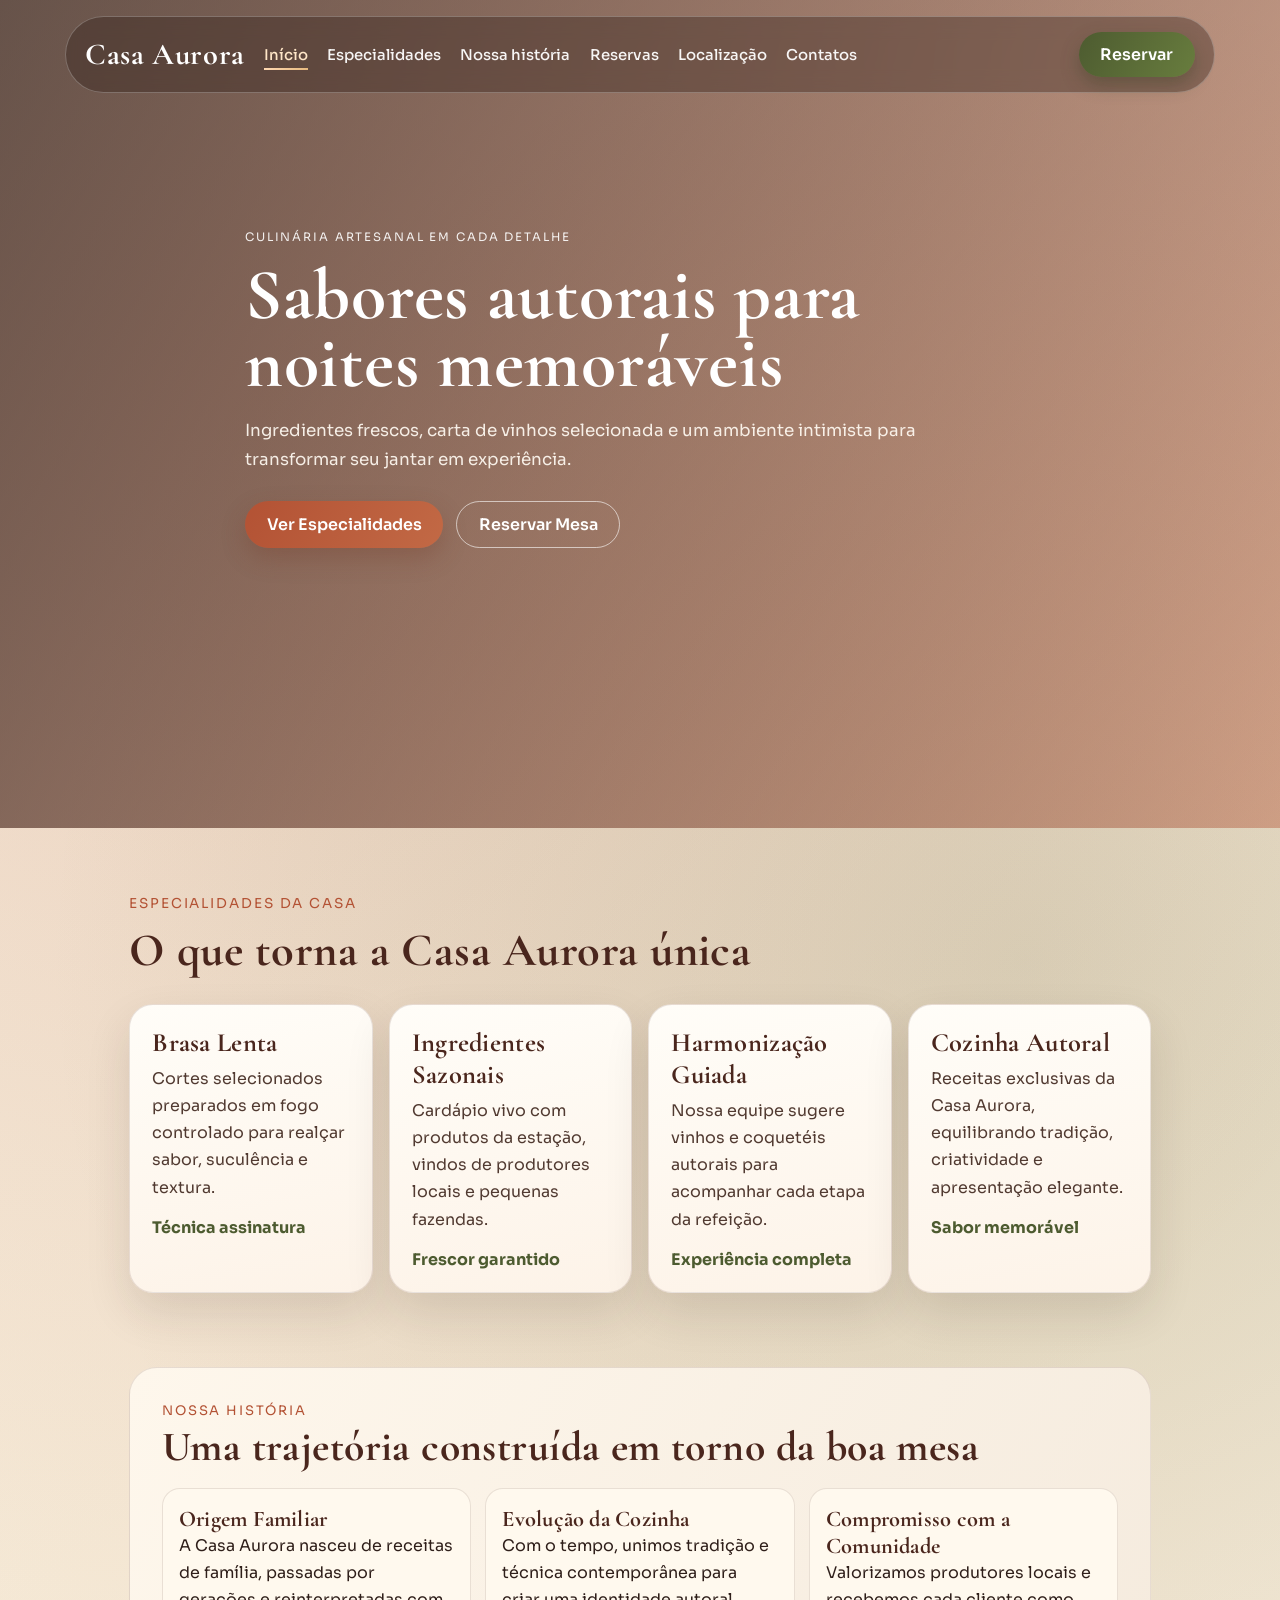
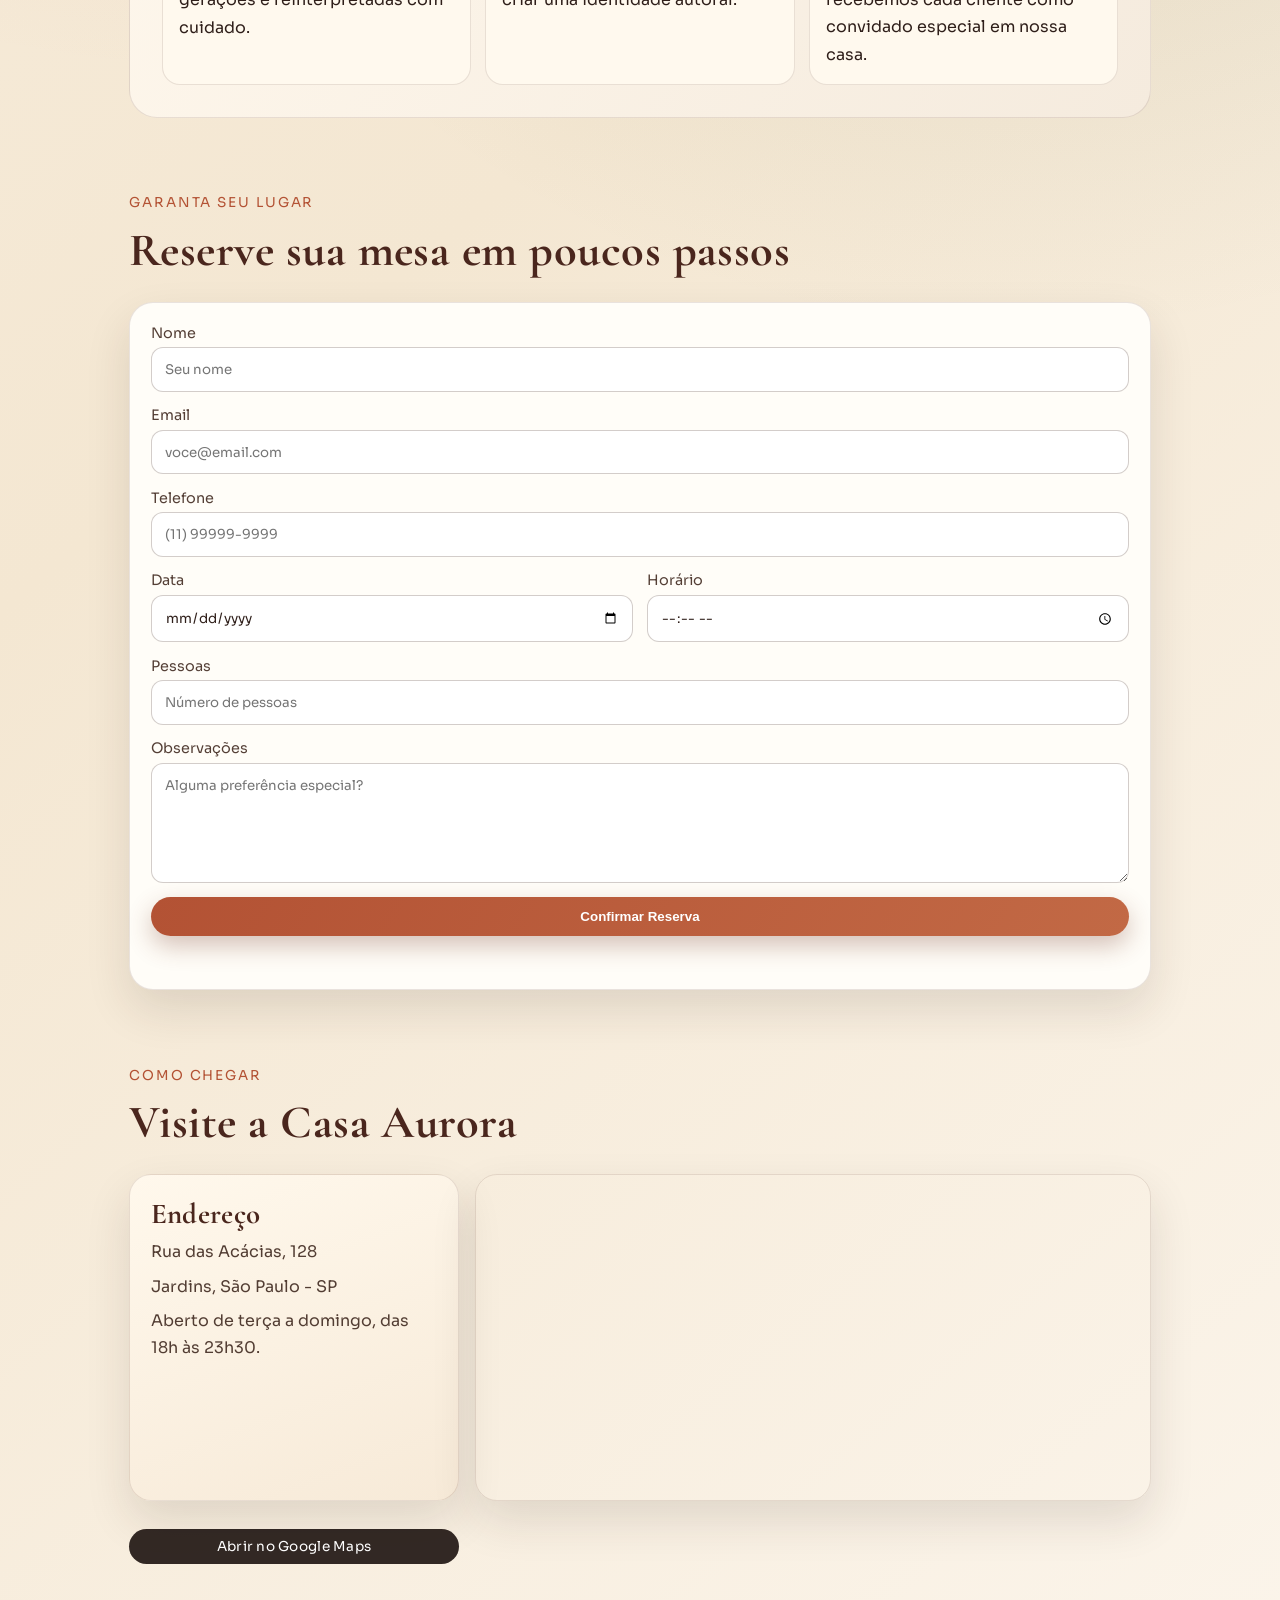
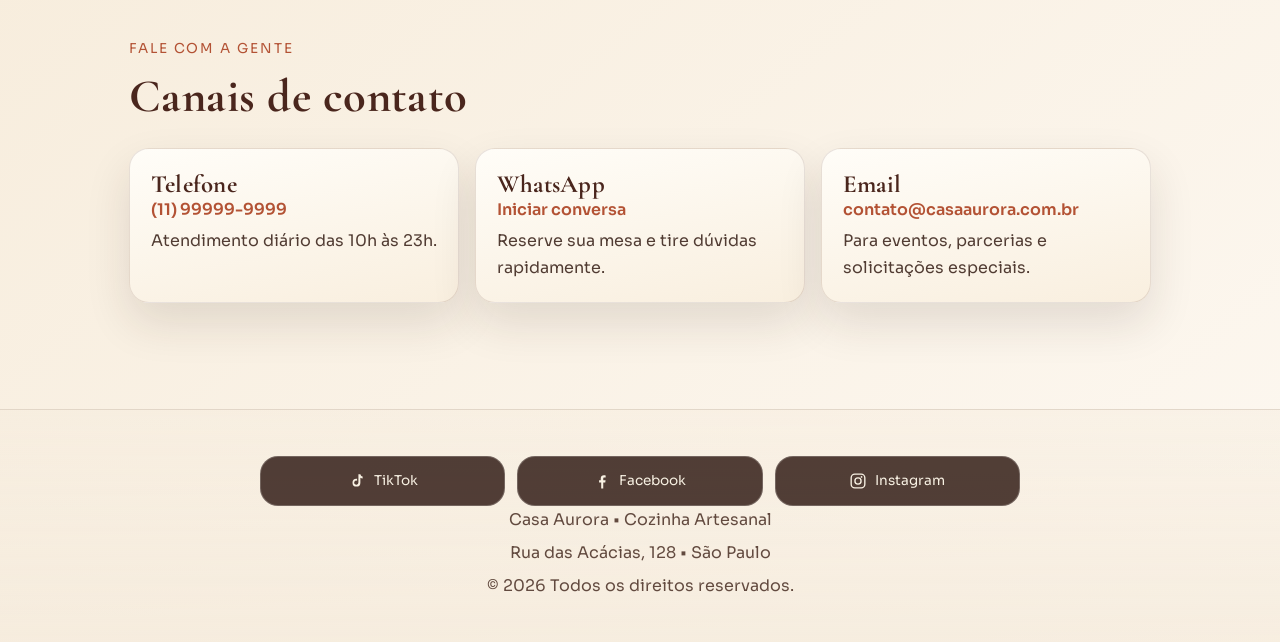
<file: index.html>
<!DOCTYPE html>
<html lang="pt-BR">
<head>
  <meta charset="UTF-8">
  <meta name="viewport" content="width=device-width, initial-scale=1.0">
  <title>Redirecionando...</title>
  <meta http-equiv="refresh" content="0; url=./casa-aurora/">
  <script>
    window.location.replace("./casa-aurora/");
  </script>
</head>
<body>
  <p>Redirecionando para o projeto...</p>
  <p>Se nao redirecionar, acesse <a href="./casa-aurora/">aqui</a>.</p>
</body>
</html>
</file>
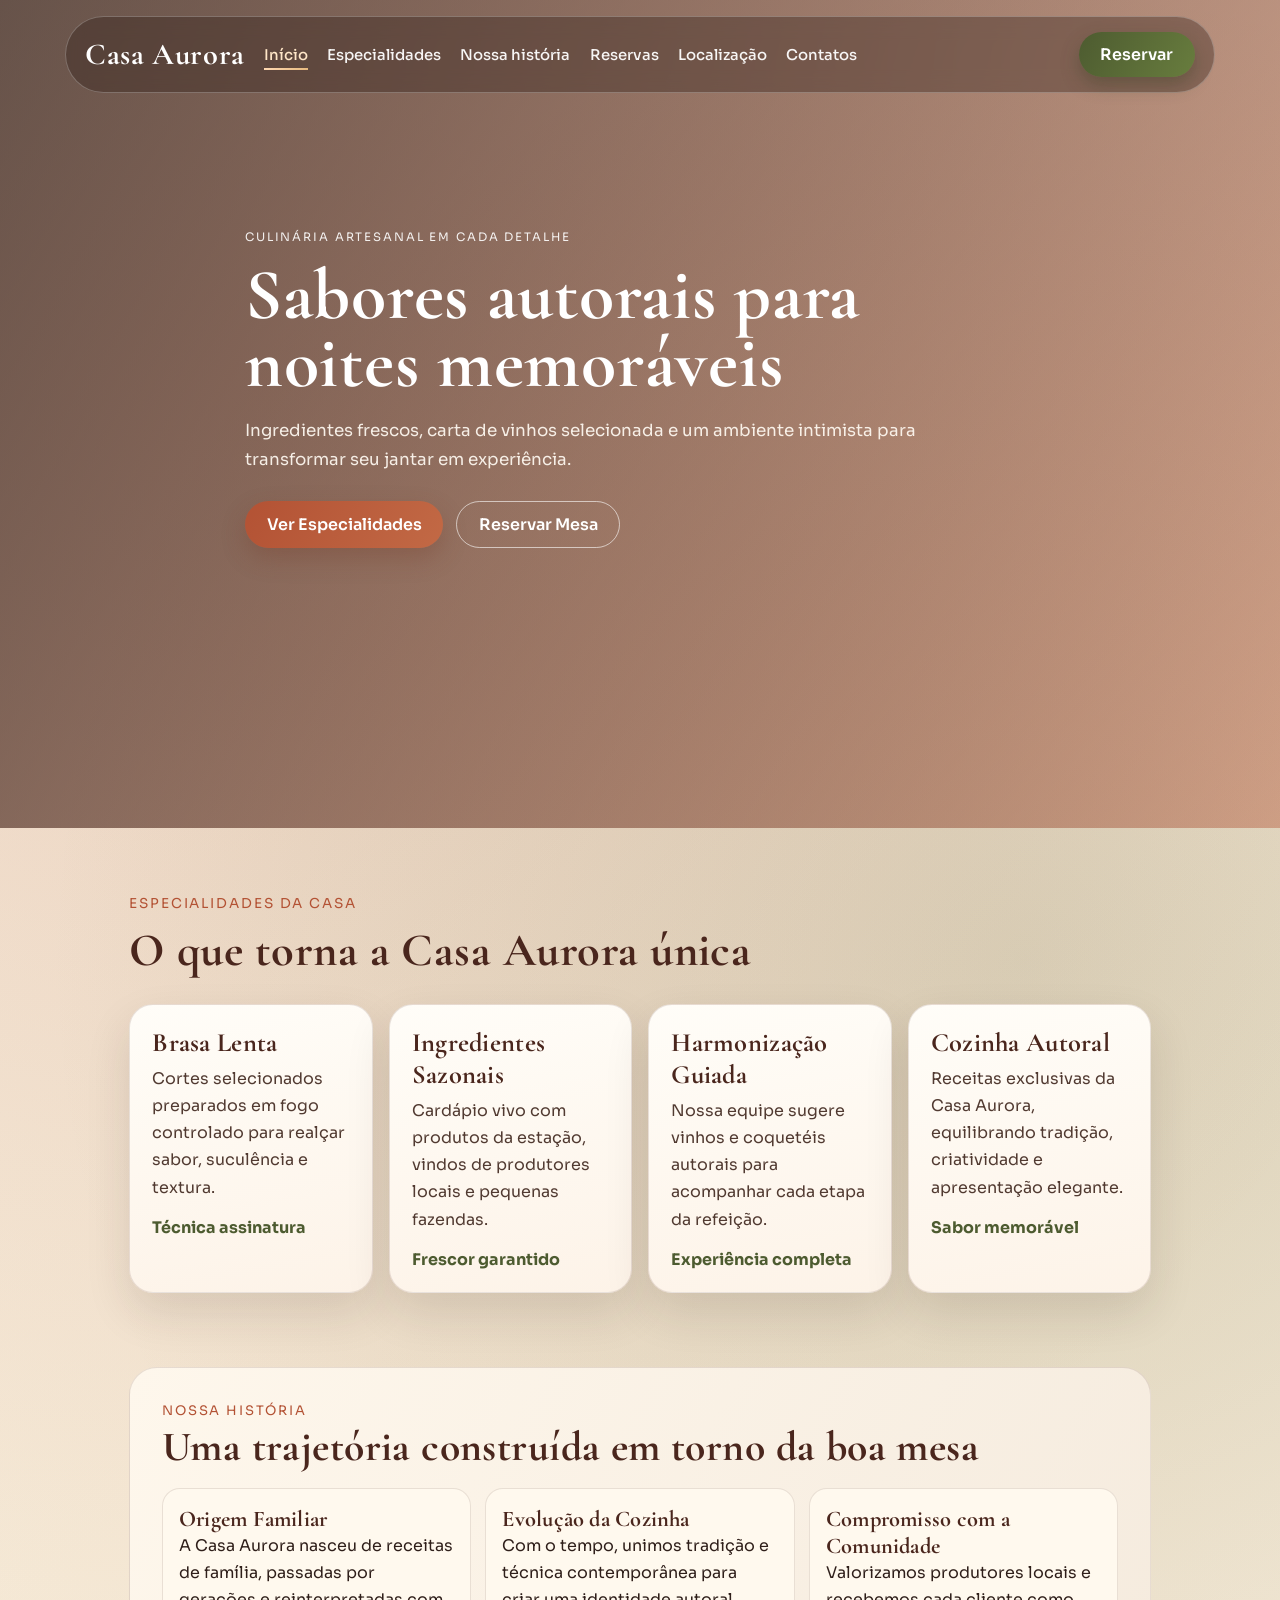
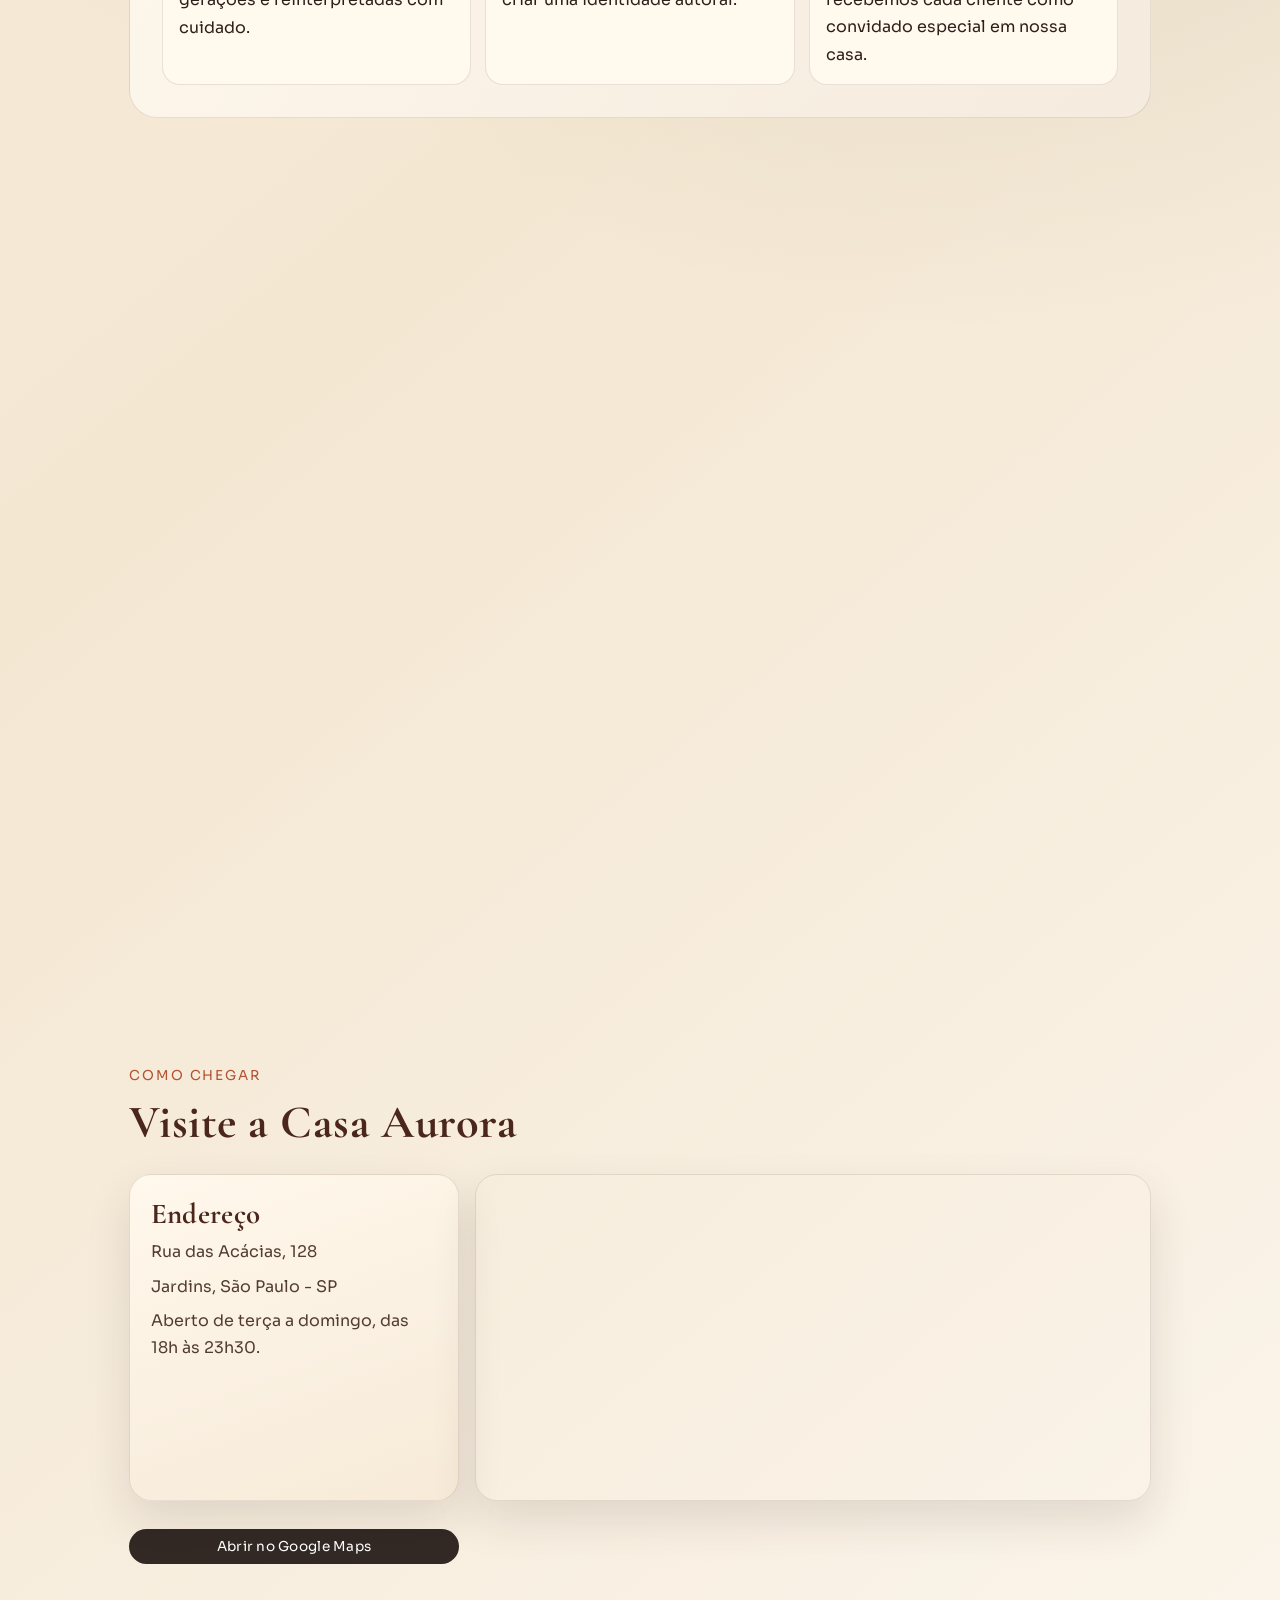
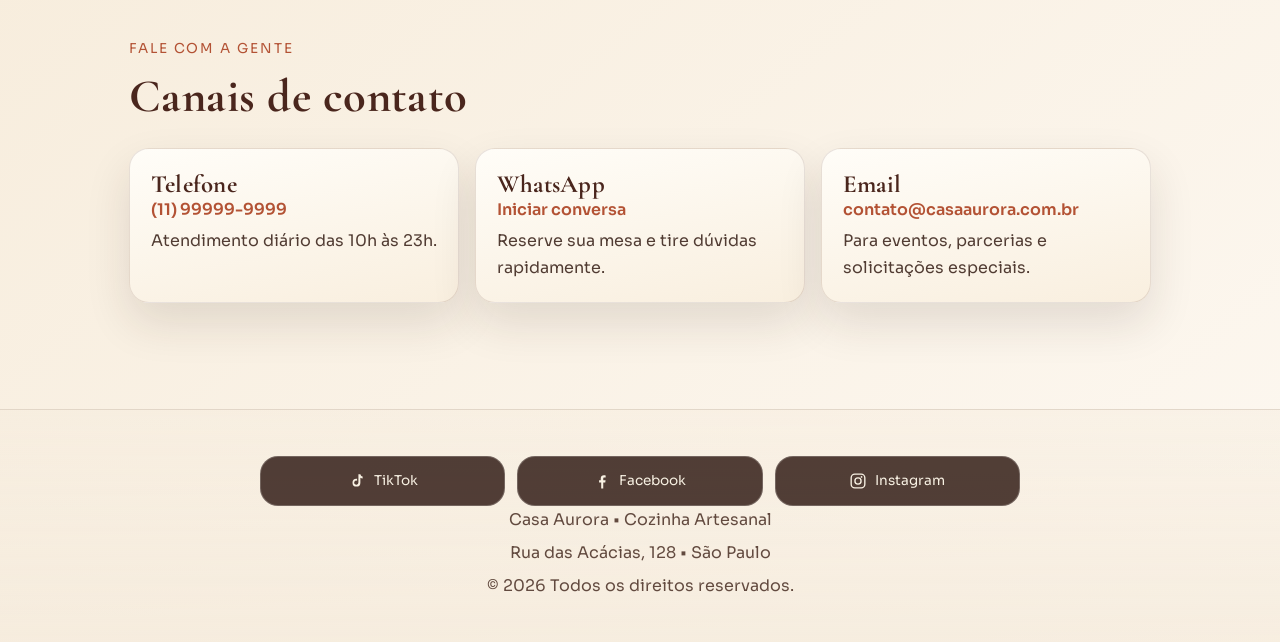
<file: casa-aurora/index.html>
<!DOCTYPE html>
<html lang="pt-BR">
<head>
  <!-- Configurações básicas da página -->
  <meta charset="UTF-8">
  <meta name="viewport" content="width=device-width, initial-scale=1.0">
  <title>Casa Aurora – Cozinha Artesanal</title>
  <link rel="stylesheet" href="style.css">

  <!-- Fontes usadas no site -->
  <link rel="preconnect" href="https://fonts.googleapis.com">
  <link rel="preconnect" href="https://fonts.gstatic.com" crossorigin>
  <link href="https://fonts.googleapis.com/css2?family=Cormorant+Garamond:wght@500;600;700&family=Sora:wght@300;400;500;600&display=swap" rel="stylesheet">
</head>
<body>
  <!-- Cabeçalho principal com navegação e apresentação inicial -->
  <header class="site-header" id="home">
    <!-- Menu principal -->
    <nav class="nav-shell">
      <a href="#home" class="logo" aria-label="Voltar ao início">Casa Aurora</a>
      <button class="menu-toggle" id="menuToggle" aria-label="Abrir menu" aria-expanded="false" aria-controls="navLinks">☰</button>
      <ul id="navLinks" class="nav-links">
        <li><a href="#home" class="active">Início</a></li>
        <li><a href="#especialidades">Especialidades</a></li>
        <li><a href="#experiencia">Nossa história</a></li>
        <li><a href="#reservas">Reservas</a></li>
        <li><a href="#localizacao">Localização</a></li>
        <li><a href="#contatos">Contatos</a></li>
      </ul>
      <a href="#reservas" class="btn btn-nav">Reservar</a>
    </nav>

    <!-- Parte principal do topo com chamada do restaurante -->
    <section class="hero reveal">
      <p class="hero-kicker">Culinária artesanal em cada detalhe</p>
      <h1>Sabores autorais para noites memoráveis</h1>
      <p class="hero-text">Ingredientes frescos, carta de vinhos selecionada e um ambiente intimista para transformar seu jantar em experiência.</p>
      <div class="hero-actions">
        <a href="#especialidades" class="btn">Ver Especialidades</a>
        <a href="#reservas" class="btn btn-ghost">Reservar Mesa</a>
      </div>
    </section>
  </header>

  <main>
    <!-- Bloco com os diferenciais do restaurante -->
    <section id="especialidades" class="section reveal">
      <div class="section-title">
        <p>Especialidades da casa</p>
        <h2>O que torna a Casa Aurora única</h2>
      </div>
      <div class="menu-grid">
        <article class="card">
          <h3>Brasa Lenta</h3>
          <p>Cortes selecionados preparados em fogo controlado para realçar sabor, suculência e textura.</p>
          <strong>Técnica assinatura</strong>
        </article>
        <article class="card">
          <h3>Ingredientes Sazonais</h3>
          <p>Cardápio vivo com produtos da estação, vindos de produtores locais e pequenas fazendas.</p>
          <strong>Frescor garantido</strong>
        </article>
        <article class="card">
          <h3>Harmonização Guiada</h3>
          <p>Nossa equipe sugere vinhos e coquetéis autorais para acompanhar cada etapa da refeição.</p>
          <strong>Experiência completa</strong>
        </article>
        <article class="card">
          <h3>Cozinha Autoral</h3>
          <p>Receitas exclusivas da Casa Aurora, equilibrando tradição, criatividade e apresentação elegante.</p>
          <strong>Sabor memorável</strong>
        </article>
      </div>
    </section>

    <!-- Parte contando um pouco da história do restaurante -->
    <section id="experiencia" class="section section-highlight reveal">
      <div>
        <p>Nossa história</p>
        <h2>Uma trajetória construída em torno da boa mesa</h2>
      </div>
      <div class="highlight-grid">
        <div>
          <h3>Origem Familiar</h3>
          <p>A Casa Aurora nasceu de receitas de família, passadas por gerações e reinterpretadas com cuidado.</p>
        </div>
        <div>
          <h3>Evolução da Cozinha</h3>
          <p>Com o tempo, unimos tradição e técnica contemporânea para criar uma identidade autoral.</p>
        </div>
        <div>
          <h3>Compromisso com a Comunidade</h3>
          <p>Valorizamos produtores locais e recebemos cada cliente como convidado especial em nossa casa.</p>
        </div>
      </div>
    </section>

    <!-- Formulário simples para reservas -->
    <section id="reservas" class="section reveal">
      <div class="section-title">
        <p>Garanta seu lugar</p>
        <h2>Reserve sua mesa em poucos passos</h2>
      </div>
      <form id="reservaForm" class="booking-form">
        <label>
          Nome
          <input type="text" placeholder="Seu nome" required>
        </label>
        <label>
          Email
          <input type="email" placeholder="voce@email.com" required>
        </label>
        <label>
          Telefone
          <input type="tel" placeholder="(11) 99999-9999" required>
        </label>
        <div class="form-row">
          <label>
            Data
            <input type="date" required>
          </label>
          <label>
            Horário
            <input type="time" required>
          </label>
        </div>
        <label>
          Pessoas
          <input type="number" min="1" placeholder="Número de pessoas" required>
        </label>
        <label>
          Observações
          <textarea placeholder="Alguma preferência especial?"></textarea>
        </label>
        <button type="submit" class="btn">Confirmar Reserva</button>
        <p id="formMessage" class="form-message" aria-live="polite"></p>
      </form>
    </section>

    <!-- Área com endereço e mapa -->
    <section id="localizacao" class="section reveal">
      <div class="section-title">
        <p>Como chegar</p>
        <h2>Visite a Casa Aurora</h2>
      </div>
      <div class="location-layout">
        <div class="location-info">
          <h3>Endereço</h3>
          <p>Rua das Acácias, 128</p>
          <p>Jardins, São Paulo - SP</p>
          <p>Aberto de terça a domingo, das 18h às 23h30.</p>
        </div>
        <div class="map-link" aria-label="Mapa da localização da Casa Aurora">
          <iframe
            title="Mapa da localização da Casa Aurora"
            src="https://maps.google.com/maps?q=Rua%20das%20Acacias%2C%20128%20Jardins%20Sao%20Paulo%20SP&z=15&output=embed"
            loading="lazy"
            referrerpolicy="no-referrer-when-downgrade"
          ></iframe>
        </div>
        <a
          class="map-open-link"
          href="https://www.google.com/maps/search/?api=1&query=Rua+das+Acacias+128+Jardins+Sao+Paulo+SP"
          target="_blank"
          rel="noopener noreferrer"
          aria-label="Abrir endereço da Casa Aurora no Google Maps"
        >Abrir no Google Maps</a>
      </div>
    </section>

    <!-- Canais de contato do restaurante -->
    <section id="contatos" class="section reveal">
      <div class="section-title">
        <p>Fale com a gente</p>
        <h2>Canais de contato</h2>
      </div>
      <div class="contacts-grid">
        <article class="contact-card">
          <h3>Telefone</h3>
          <a href="tel:+5511999999999">(11) 99999-9999</a>
          <p>Atendimento diário das 10h às 23h.</p>
        </article>
        <article class="contact-card">
          <h3>WhatsApp</h3>
          <a href="https://wa.me/5511999999999" target="_blank" rel="noopener noreferrer">Iniciar conversa</a>
          <p>Reserve sua mesa e tire dúvidas rapidamente.</p>
        </article>
        <article class="contact-card">
          <h3>Email</h3>
          <a href="mailto:contato@casaaurora.com.br">contato@casaaurora.com.br</a>
          <p>Para eventos, parcerias e solicitações especiais.</p>
        </article>
      </div>
    </section>
  </main>

  <!-- Rodapé com nome, endereço e redes sociais -->
  <footer class="site-footer">
    <!-- Links das redes sociais -->
    <div class="footer-socials">
      <a class="social-link" href="https://www.tiktok.com" target="_blank" rel="noopener noreferrer" aria-label="TikTok da Casa Aurora">
        <svg class="social-icon" viewBox="0 0 24 24" aria-hidden="true"><path d="M14.33 3h2.24c.2 1.63 1.3 2.86 2.93 3.1v2.4a6.1 6.1 0 0 1-3.01-.88v6.62a5.24 5.24 0 1 1-5.24-5.24c.3 0 .58.03.86.08v2.45a2.8 2.8 0 1 0 1.78 2.61V3Z"/></svg>
        <span class="social-label">TikTok</span>
      </a>
      <a class="social-link" href="https://www.facebook.com" target="_blank" rel="noopener noreferrer" aria-label="Facebook da Casa Aurora">
        <svg class="social-icon" viewBox="0 0 24 24" aria-hidden="true"><path d="M13.66 22v-8.02h2.7l.4-3.13h-3.1V8.86c0-.9.26-1.51 1.55-1.51h1.66V4.54c-.29-.04-1.29-.12-2.45-.12-2.43 0-4.09 1.48-4.09 4.2v2.23H8.1v3.13h2.83V22h2.73Z"/></svg>
        <span class="social-label">Facebook</span>
      </a>
      <a class="social-link" href="https://www.instagram.com" target="_blank" rel="noopener noreferrer" aria-label="Instagram da Casa Aurora">
        <svg class="social-icon" viewBox="0 0 24 24" aria-hidden="true"><path d="M7.75 2h8.5A5.75 5.75 0 0 1 22 7.75v8.5A5.75 5.75 0 0 1 16.25 22h-8.5A5.75 5.75 0 0 1 2 16.25v-8.5A5.75 5.75 0 0 1 7.75 2Zm0 1.8A3.95 3.95 0 0 0 3.8 7.75v8.5a3.95 3.95 0 0 0 3.95 3.95h8.5a3.95 3.95 0 0 0 3.95-3.95v-8.5a3.95 3.95 0 0 0-3.95-3.95h-8.5Zm8.95 1.55a1.15 1.15 0 1 1 0 2.3 1.15 1.15 0 0 1 0-2.3ZM12 7a5 5 0 1 1 0 10 5 5 0 0 1 0-10Zm0 1.8A3.2 3.2 0 1 0 12 15.2 3.2 3.2 0 0 0 12 8.8Z"/></svg>
        <span class="social-label">Instagram</span>
      </a>
    </div>
    <p>Casa Aurora • Cozinha Artesanal</p>
    <p>Rua das Acácias, 128 • São Paulo</p>
    <p>&copy; <span id="currentYear"></span> Todos os direitos reservados.</p>
  </footer>

  <script src="script.js"></script>
</body>
</html>
</file>
<file: casa-aurora/style.css>
:root {
  --bg: #f7efe1;
  --bg-soft: #fff9ee;
  --text: #2f1f1a;
  --heading: #4a261d;
  --terracotta: #b35234;
  --olive: #4d5b30;
  --card: #fffdf8;
  --line: rgba(74, 38, 29, 0.12);
  --shadow: 0 20px 45px rgba(52, 30, 24, 0.12);
}

* {
  box-sizing: border-box;
}

html {
  scroll-behavior: smooth;
}

body {
  margin: 0;
  font-family: 'Sora', sans-serif;
  color: var(--text);
  background:
    radial-gradient(circle at 20% 10%, rgba(179, 82, 52, 0.18), transparent 36%),
    radial-gradient(circle at 80% 25%, rgba(77, 91, 48, 0.16), transparent 32%),
    linear-gradient(140deg, #f8efe1 0%, #f4e7d2 45%, #fdf8f1 100%);
  min-height: 100vh;
}

h1,
h2,
h3 {
  margin: 0;
  color: var(--heading);
  font-family: 'Cormorant Garamond', serif;
  letter-spacing: 0.01em;
}

p {
  margin: 0;
  line-height: 1.7;
}

.site-header {
  min-height: 92vh;
  padding: 6.4rem 5vw 4rem;
  position: relative;
}

.site-header::before {
  content: "";
  position: absolute;
  inset: 0;
  background: linear-gradient(120deg, rgba(44, 24, 18, 0.7), rgba(179, 82, 52, 0.42));
  z-index: -1;
}

.site-header::after {
  content: "";
  position: absolute;
  inset: 0;
  background-image: url("https://images.unsplash.com/photo-1414235077428-338989a2e8c0?auto=format&fit=crop&w=1800&q=80");
  background-size: cover;
  background-position: center;
  z-index: -2;
  filter: saturate(0.75) contrast(1.05);
}

.nav-shell {
  width: min(1150px, 92vw);
  margin: 0;
  padding: 0.95rem 1.2rem;
  border: 1px solid rgba(255, 255, 255, 0.25);
  border-radius: 999px;
  background: rgba(43, 27, 22, 0.35);
  backdrop-filter: blur(10px);
  display: flex;
  align-items: center;
  gap: 1.2rem;
  position: fixed;
  top: 1rem;
  left: 50%;
  transform: translateX(-50%);
  z-index: 1000;
  transition: background 260ms ease, box-shadow 260ms ease, padding 260ms ease, border-color 260ms ease;
}

.nav-shell.scrolled {
  background: rgba(33, 21, 17, 0.88);
  border-color: rgba(255, 255, 255, 0.17);
  box-shadow: 0 12px 30px rgba(19, 11, 9, 0.38);
  padding: 0.78rem 1.05rem;
}

.logo {
  font-family: 'Cormorant Garamond', serif;
  font-size: 1.9rem;
  font-weight: 700;
  color: #fff;
  text-decoration: none;
  letter-spacing: 0.02em;
  transition: transform 200ms ease;
}

.logo:hover {
  transform: translateY(-1px);
}

.nav-links {
  list-style: none;
  margin: 0;
  padding: 0;
  display: flex;
  gap: 1.2rem;
}

.nav-links a {
  position: relative;
  text-decoration: none;
  color: rgba(255, 255, 255, 0.95);
  font-size: 0.93rem;
  font-weight: 500;
  padding-bottom: 0.2rem;
  transition: color 220ms ease;
}

.nav-links a::after {
  content: "";
  position: absolute;
  left: 0;
  bottom: -0.18rem;
  width: 100%;
  height: 2px;
  background: linear-gradient(120deg, #ffd8b2, #e6b97f);
  transform: scaleX(0);
  transform-origin: left;
  transition: transform 220ms ease;
}

.nav-links a:hover {
  color: #ffe3c3;
}

.nav-links a:hover::after,
.nav-links a.active::after {
  transform: scaleX(1);
}

.nav-links a.active {
  color: #ffe6c8;
}

.menu-toggle {
  display: none;
  margin-left: auto;
  background: rgba(255, 255, 255, 0.08);
  border: 1px solid rgba(255, 255, 255, 0.4);
  color: #fff;
  border-radius: 999px;
  width: 42px;
  height: 42px;
  font-size: 1.2rem;
  transition: background 220ms ease;
}

.menu-toggle:hover {
  background: rgba(255, 255, 255, 0.18);
}

.btn {
  display: inline-flex;
  align-items: center;
  justify-content: center;
  border: none;
  border-radius: 999px;
  background: linear-gradient(120deg, var(--terracotta), #c26945);
  color: #fff;
  text-decoration: none;
  font-weight: 600;
  padding: 0.75rem 1.35rem;
  cursor: pointer;
  transition: transform 220ms ease, box-shadow 220ms ease;
  box-shadow: 0 10px 24px rgba(116, 55, 36, 0.3);
}

.btn:hover {
  transform: translateY(-2px);
  box-shadow: 0 13px 26px rgba(116, 55, 36, 0.35);
}

.btn-ghost {
  background: transparent;
  border: 1px solid rgba(255, 255, 255, 0.6);
  box-shadow: none;
}

.btn-nav {
  margin-left: auto;
  background: linear-gradient(120deg, var(--olive), #687d3e);
  box-shadow: 0 8px 18px rgba(47, 59, 28, 0.34);
}

.hero {
  max-width: 790px;
  margin: 14vh auto 0;
  color: #fff;
}

.hero-kicker {
  text-transform: uppercase;
  letter-spacing: 0.16em;
  font-size: 0.73rem;
  opacity: 0.9;
}

.hero h1 {
  margin-top: 0.8rem;
  color: #fff;
  font-size: clamp(2.4rem, 8vw, 4.5rem);
  line-height: 0.95;
}

.hero-text {
  margin-top: 1.2rem;
  max-width: 60ch;
  font-size: 1.05rem;
  color: rgba(255, 250, 242, 0.92);
}

.hero-actions {
  margin-top: 1.7rem;
  display: flex;
  gap: 0.8rem;
  flex-wrap: wrap;
}

main {
  max-width: 1150px;
  margin: 0 auto;
  padding: 4rem 5vw 2rem;
}

.section {
  margin-bottom: 4.6rem;
}

.section-title p {
  color: var(--terracotta);
  font-size: 0.85rem;
  text-transform: uppercase;
  letter-spacing: 0.14em;
}

.section-title h2 {
  margin-top: 0.45rem;
  font-size: clamp(2rem, 5vw, 2.9rem);
}

.menu-grid {
  margin-top: 1.6rem;
  display: grid;
  gap: 1rem;
  grid-template-columns: repeat(auto-fit, minmax(230px, 1fr));
}

.card {
  padding: 1.4rem;
  border-radius: 24px;
  border: 1px solid var(--line);
  background: linear-gradient(170deg, #fffdf8, #fdf3e8);
  box-shadow: var(--shadow);
  transition: transform 220ms ease;
}

.card:hover {
  transform: translateY(-5px);
}

.dish-icon {
  width: 44px;
  height: 44px;
  border-radius: 14px;
  display: inline-grid;
  place-items: center;
  font-size: 1.2rem;
  background: rgba(179, 82, 52, 0.15);
}

.card h3 {
  margin-top: 0;
  font-size: 1.65rem;
}

.card p {
  margin-top: 0.35rem;
  color: #513a31;
}

.card strong {
  margin-top: 1rem;
  display: inline-block;
  color: var(--olive);
}

.section-highlight {
  padding: 2rem;
  border-radius: 28px;
  border: 1px solid var(--line);
  background: linear-gradient(120deg, #fef7ec, #f5ebde);
}

.section-highlight > div:first-child p {
  color: var(--terracotta);
  text-transform: uppercase;
  letter-spacing: 0.14em;
  font-size: 0.82rem;
}

.section-highlight > div:first-child h2 {
  font-size: clamp(1.8rem, 4vw, 2.6rem);
}

.highlight-grid {
  margin-top: 1rem;
  display: grid;
  gap: 0.9rem;
  grid-template-columns: repeat(auto-fit, minmax(220px, 1fr));
}

.highlight-grid div {
  background: var(--bg-soft);
  border-radius: 18px;
  border: 1px solid var(--line);
  padding: 1rem;
}

.highlight-grid h3 {
  font-size: 1.4rem;
}

.booking-form {
  margin-top: 1.5rem;
  padding: 1.3rem;
  border-radius: 24px;
  border: 1px solid var(--line);
  background: var(--card);
  box-shadow: var(--shadow);
  display: grid;
  gap: 0.9rem;
}

.booking-form label {
  display: grid;
  gap: 0.35rem;
  font-size: 0.9rem;
  color: #543f36;
}

.booking-form input,
.booking-form textarea {
  border: 1px solid rgba(82, 56, 45, 0.25);
  border-radius: 12px;
  background: #fff;
  padding: 0.8rem;
  font-family: inherit;
  color: var(--text);
}

.booking-form input:focus,
.booking-form textarea:focus {
  outline: 2px solid rgba(179, 82, 52, 0.3);
  border-color: var(--terracotta);
}

.booking-form textarea {
  min-height: 120px;
  resize: vertical;
}

.form-row {
  display: grid;
  gap: 0.9rem;
  grid-template-columns: repeat(2, minmax(0, 1fr));
}

.form-message {
  min-height: 1.2em;
  color: var(--olive);
  font-size: 0.92rem;
}

.location-layout {
  margin-top: 1.5rem;
  display: grid;
  gap: 1rem;
  grid-template-columns: minmax(220px, 330px) minmax(0, 1fr);
}

.location-info {
  border: 1px solid var(--line);
  border-radius: 22px;
  padding: 1.3rem;
  background: linear-gradient(160deg, #fff8ec, #f7ead8);
  box-shadow: var(--shadow);
}

.location-info h3 {
  font-size: 1.8rem;
}

.location-info p {
  margin-top: 0.45rem;
  color: #523d33;
}

.map-link {
  display: block;
  position: relative;
  border-radius: 22px;
  overflow: hidden;
  border: 1px solid var(--line);
  box-shadow: var(--shadow);
  min-height: 320px;
}

.map-link iframe {
  width: 100%;
  height: 100%;
  min-height: 320px;
  border: 0;
  filter: contrast(1.02) saturate(0.9);
}

.map-open-link {
  margin-top: 0.75rem;
  display: inline-flex;
  align-items: center;
  justify-content: center;
  background: rgba(29, 19, 16, 0.9);
  color: #fff;
  padding: 0.55rem 1rem;
  border-radius: 999px;
  font-size: 0.85rem;
  letter-spacing: 0.02em;
  text-decoration: none;
  transition: background 220ms ease;
}

.map-open-link:hover {
  background: rgba(179, 82, 52, 0.95);
}

.contacts-grid {
  margin-top: 1.5rem;
  display: grid;
  gap: 1rem;
  grid-template-columns: repeat(auto-fit, minmax(230px, 1fr));
}

.contact-card {
  padding: 1.3rem;
  border: 1px solid var(--line);
  border-radius: 20px;
  background: linear-gradient(170deg, #fffdf8, #f9efdf);
  box-shadow: var(--shadow);
}

.contact-card h3 {
  font-size: 1.55rem;
}

.contact-card p {
  margin-top: 0.4rem;
  color: #513c33;
}

.contact-card a {
  color: var(--terracotta);
  text-decoration: none;
  font-weight: 600;
}

.contact-card a:hover {
  text-decoration: underline;
}

.site-footer {
  text-align: center;
  padding: 2rem 1rem 2.7rem;
  color: #624a3f;
  border-top: 1px solid rgba(82, 56, 45, 0.12);
  background: linear-gradient(180deg, rgba(245, 235, 220, 0.38), rgba(245, 235, 220, 0.8));
}

.site-footer p + p {
  margin-top: 0.35rem;
}

.footer-socials,
.footer-contacts {
  margin-top: 0.9rem;
  display: grid;
  gap: 0.75rem;
  justify-content: center;
}

.footer-socials {
  grid-template-columns: repeat(auto-fit, minmax(132px, 1fr));
  max-width: 760px;
  margin-left: auto;
  margin-right: auto;
}

.footer-contacts {
  grid-template-columns: repeat(auto-fit, minmax(220px, 1fr));
  max-width: 560px;
  margin-left: auto;
  margin-right: auto;
}

.footer-socials a,
.footer-contacts a {
  color: #f8f1e3;
  text-decoration: none;
  background: rgba(58, 37, 30, 0.88);
  border: 1px solid rgba(255, 255, 255, 0.2);
  padding: 0.72rem 0.95rem;
  border-radius: 18px;
  font-size: 0.85rem;
  transition: background 220ms ease, transform 220ms ease, border-color 220ms ease;
}

.social-link {
  display: inline-flex;
  align-items: center;
  justify-content: center;
  min-height: 50px;
  gap: 0.5rem;
  text-align: center;
}

.social-icon {
  width: 18px;
  height: 18px;
  fill: currentColor;
  flex: 0 0 auto;
}

.social-label {
  line-height: 1;
  white-space: nowrap;
}

.footer-socials a:hover,
.footer-contacts a:hover {
  background: rgba(179, 82, 52, 0.95);
  border-color: rgba(255, 255, 255, 0.3);
  transform: translateY(-1px);
}

.reveal {
  opacity: 0;
  transform: translateY(16px);
  transition: opacity 700ms ease, transform 700ms ease;
}

.reveal.visible {
  opacity: 1;
  transform: translateY(0);
}

@media (max-width: 1024px) {
  .hero {
    max-width: 680px;
    margin-top: 12vh;
  }

  .hero-text {
    max-width: 54ch;
  }

  .section {
    margin-bottom: 4rem;
  }
}

@media (max-width: 860px) {
  .site-header {
    min-height: auto;
    padding: 5.8rem 5vw 3.4rem;
  }

  .nav-shell {
    width: 94vw;
    padding: 0.75rem 0.9rem;
    gap: 0.7rem;
  }

  .logo {
    font-size: 1.6rem;
  }

  .menu-toggle {
    display: inline-grid;
    place-items: center;
  }

  .btn-nav {
    display: none;
  }

  .nav-links {
    position: fixed;
    top: 82px;
    right: 3vw;
    width: min(320px, 92vw);
    padding: 1rem 1.1rem;
    border-radius: 16px;
    border: 1px solid rgba(255, 255, 255, 0.3);
    background: rgba(47, 31, 26, 0.92);
    flex-direction: column;
    gap: 0.8rem;
    display: none;
  }

  .nav-links a {
    font-size: 1rem;
    display: inline-block;
  }

  .nav-links.show {
    display: flex;
    animation: menuEnter 250ms ease;
  }

  .hero {
    margin-top: 9vh;
  }

  .hero h1 {
    line-height: 1.02;
  }

  .hero-text {
    font-size: 0.98rem;
  }

  .menu-grid,
  .highlight-grid,
  .contacts-grid {
    grid-template-columns: 1fr;
  }

  .card {
    padding: 1.2rem;
  }

  .section-highlight {
    padding: 1.4rem;
  }
}

@media (max-width: 600px) {
  .site-header {
    padding: 5.1rem 4vw 2.5rem;
  }

  .nav-shell {
    top: 0.65rem;
    border-radius: 16px;
  }

  .hero {
    margin-top: 8.2vh;
  }

  .hero-actions {
    flex-direction: column;
  }

  .hero-actions .btn {
    width: 100%;
  }

  main {
    padding: 3rem 4vw 2rem;
  }

  .section-title p {
    letter-spacing: 0.11em;
    font-size: 0.76rem;
  }

  .section-title h2 {
    font-size: clamp(1.7rem, 8vw, 2.2rem);
  }

  .card h3 {
    font-size: 1.48rem;
  }

  .form-row {
    grid-template-columns: 1fr;
  }

  .booking-form {
    padding: 1rem;
    border-radius: 18px;
  }

  .booking-form input,
  .booking-form textarea {
    font-size: 16px;
  }

  .location-layout {
    grid-template-columns: 1fr;
  }

  .footer-socials,
  .footer-contacts {
    grid-template-columns: 1fr;
    max-width: none;
  }

  .footer-socials a,
  .footer-contacts a {
    width: 100%;
  }

  .footer-socials {
    grid-template-columns: repeat(2, minmax(0, 1fr));
  }

  .social-link {
    flex-direction: column;
    gap: 0.38rem;
    min-height: 72px;
    padding: 0.8rem 0.55rem;
  }

  .social-icon {
    width: 20px;
    height: 20px;
  }

  .social-label {
    white-space: normal;
    font-size: 0.78rem;
  }

  .location-info,
  .map-link {
    border-radius: 18px;
  }

  .map-link,
  .map-link iframe {
    min-height: 260px;
  }

  .map-open-link {
    width: 100%;
    text-align: center;
    font-size: 0.82rem;
  }
}

@media (max-width: 380px) {
  .footer-socials {
    grid-template-columns: 1fr;
  }
}

@keyframes menuEnter {
  from {
    opacity: 0;
    transform: translateY(-8px);
  }

  to {
    opacity: 1;
    transform: translateY(0);
  }
}
</file>
